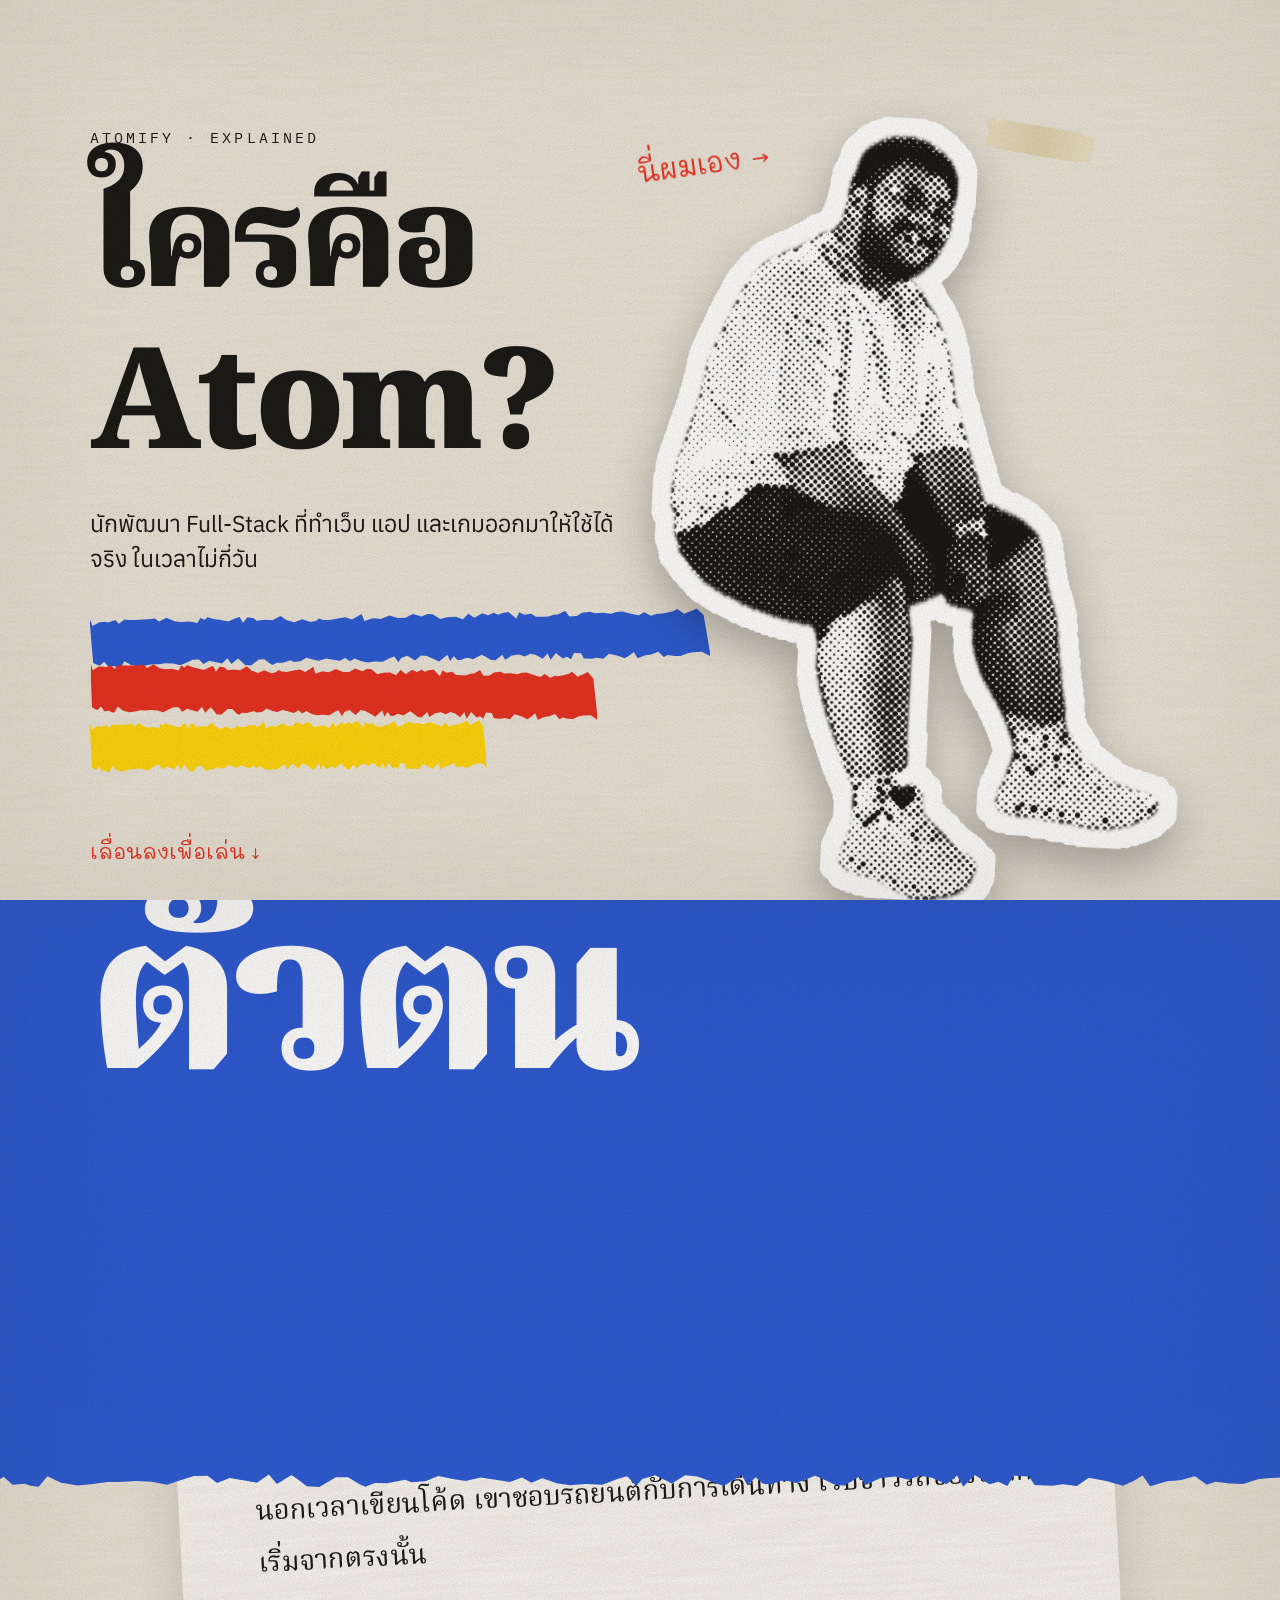
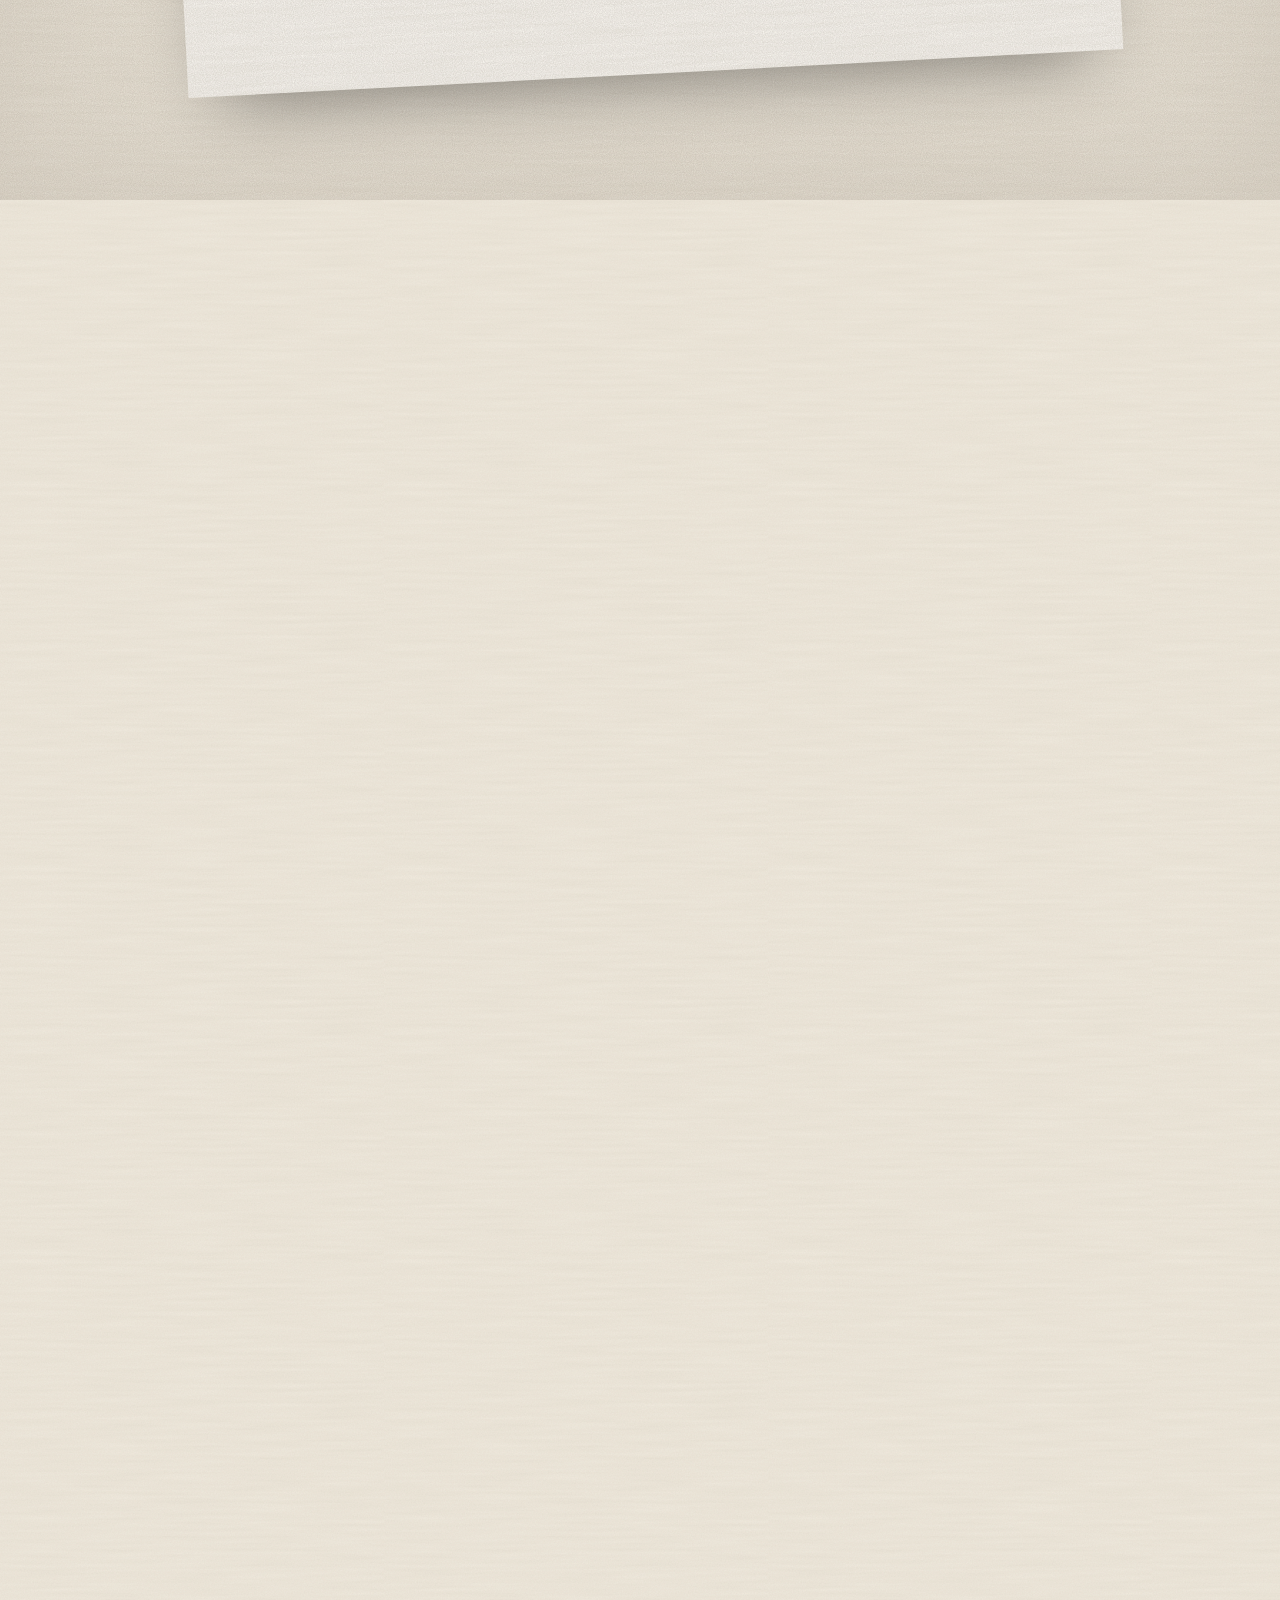
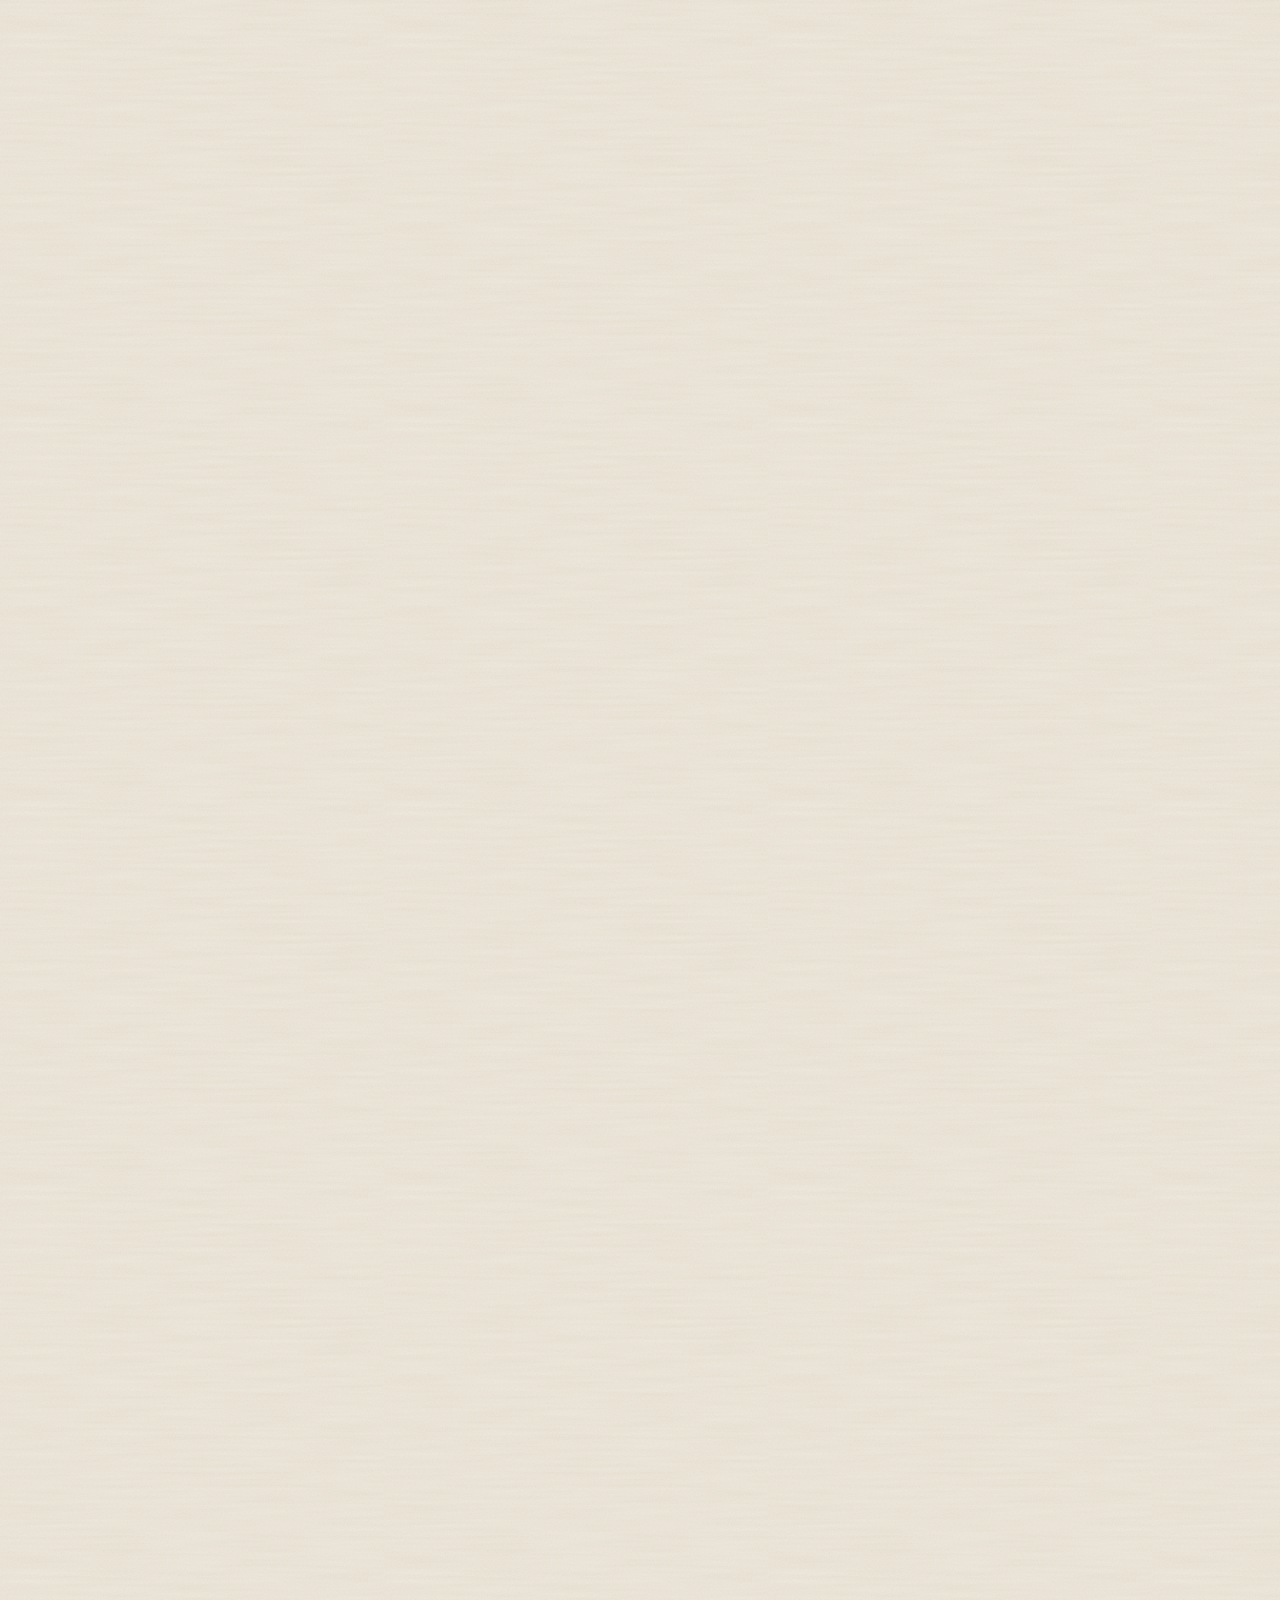
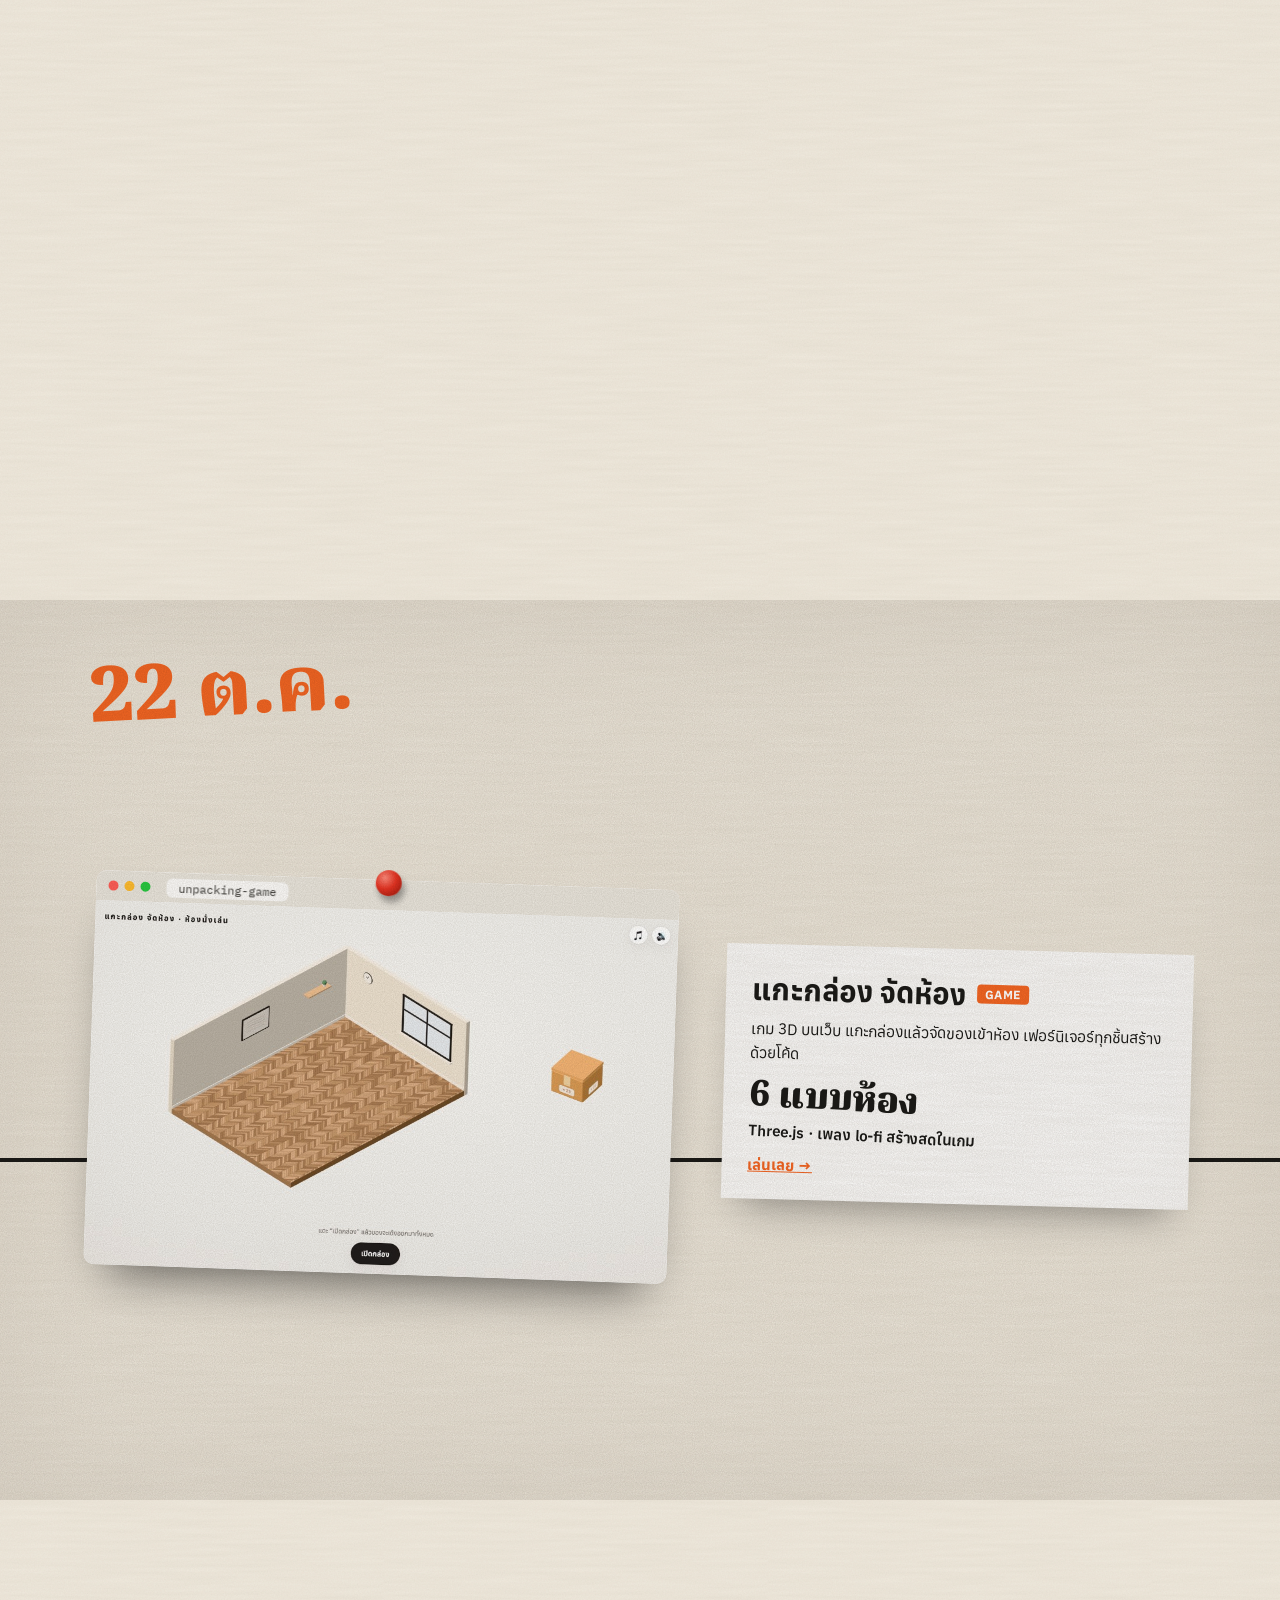
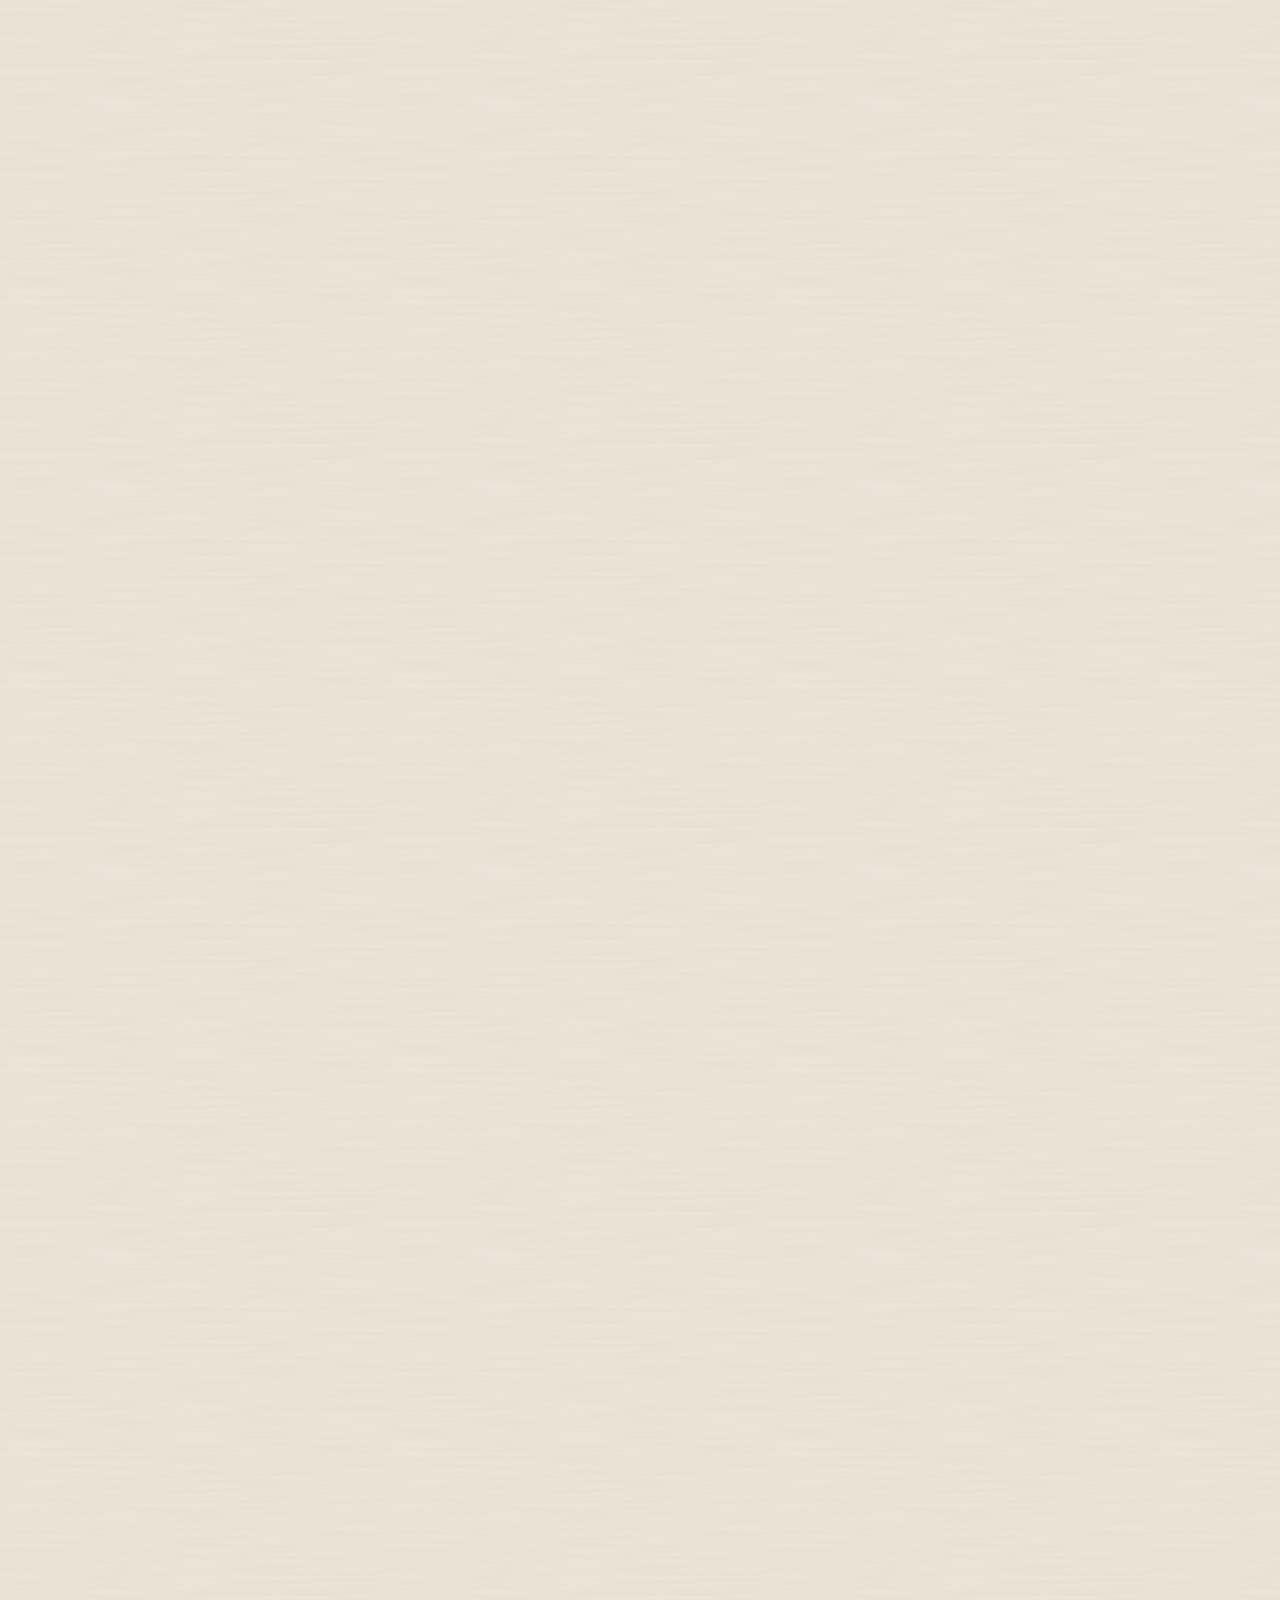
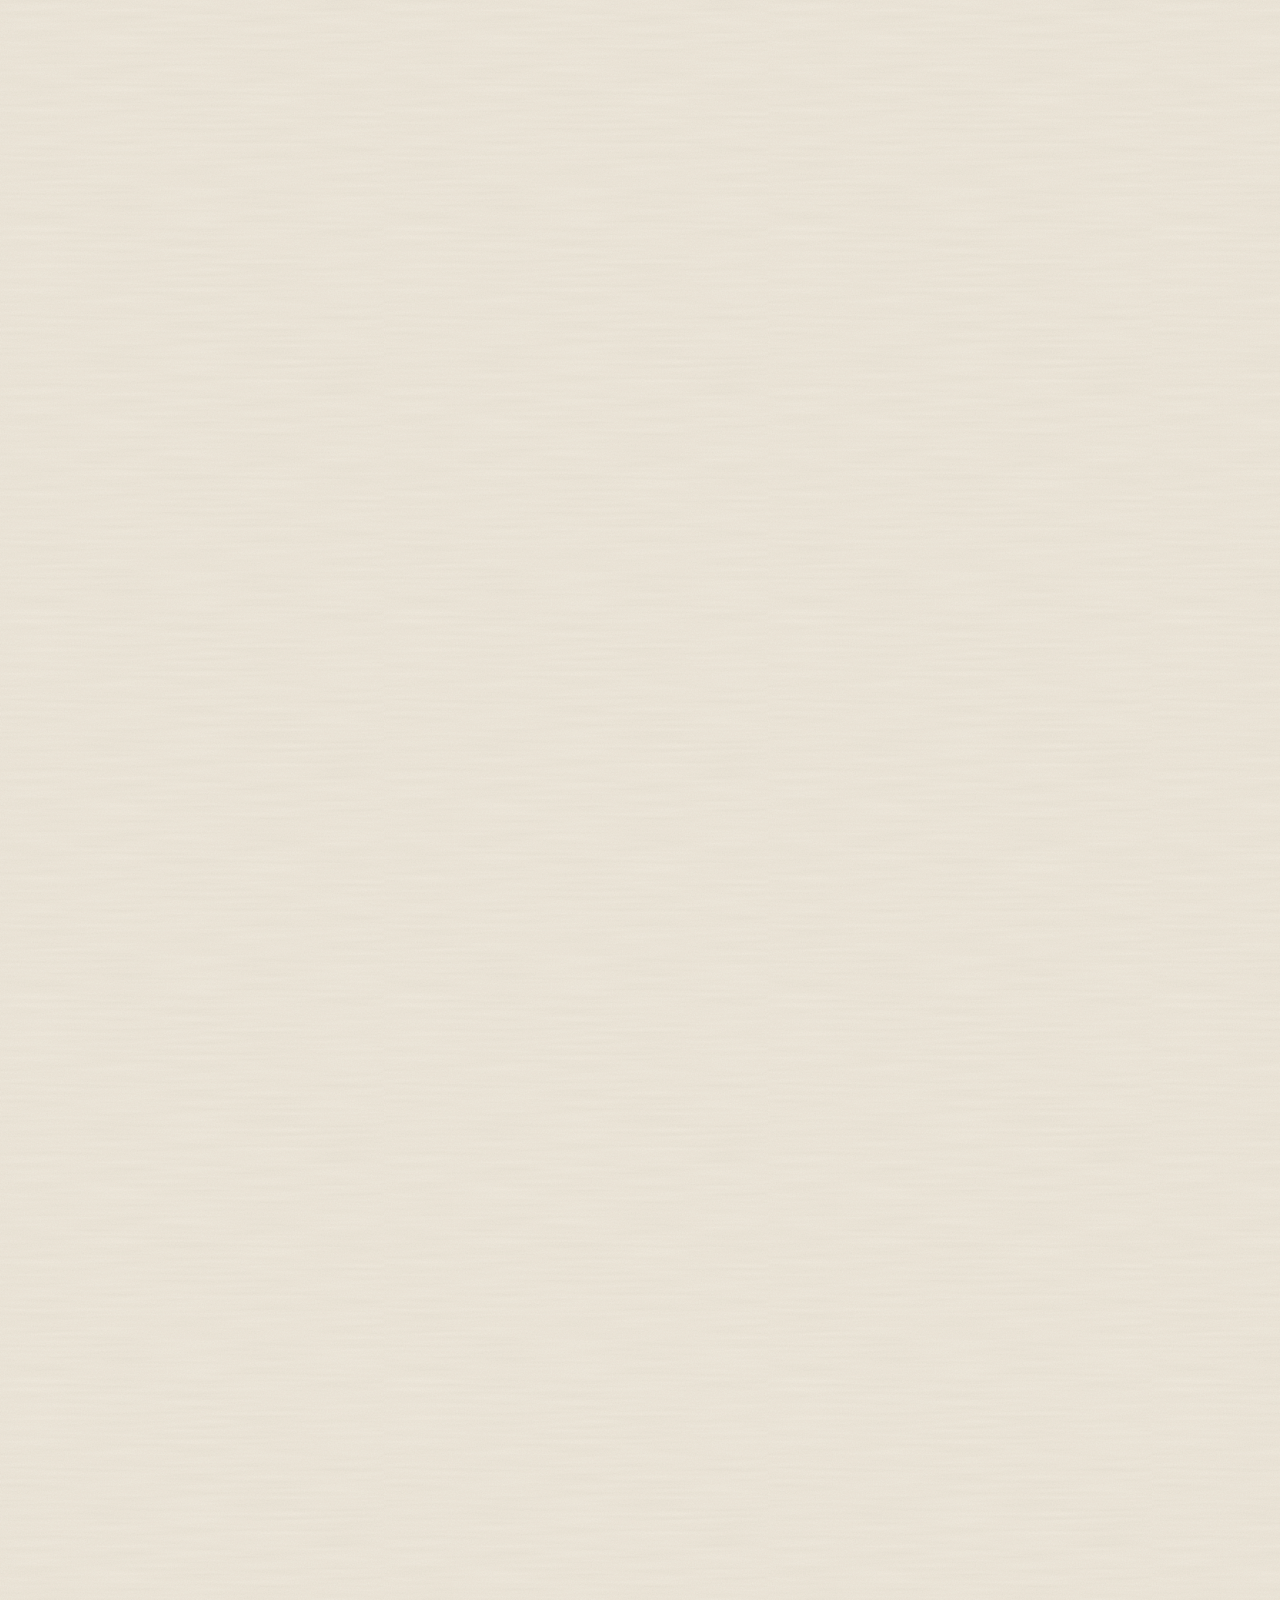
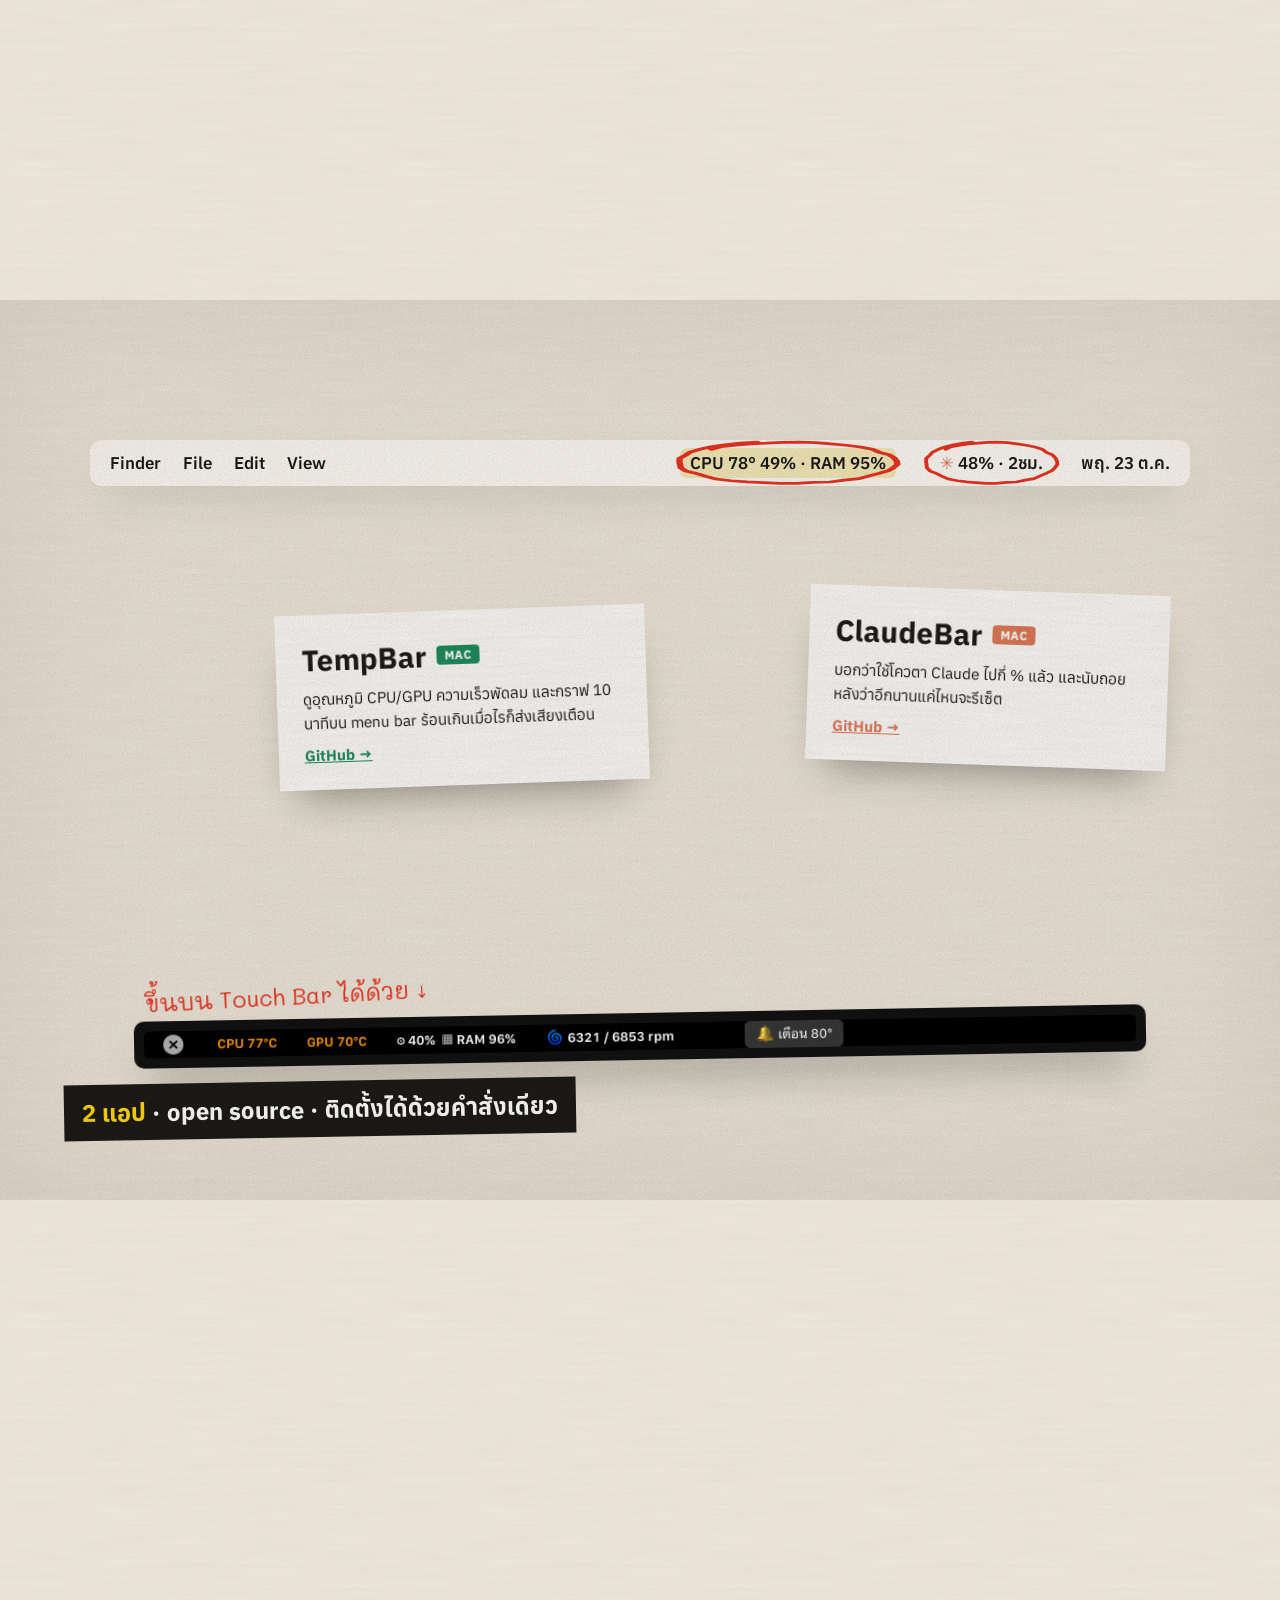
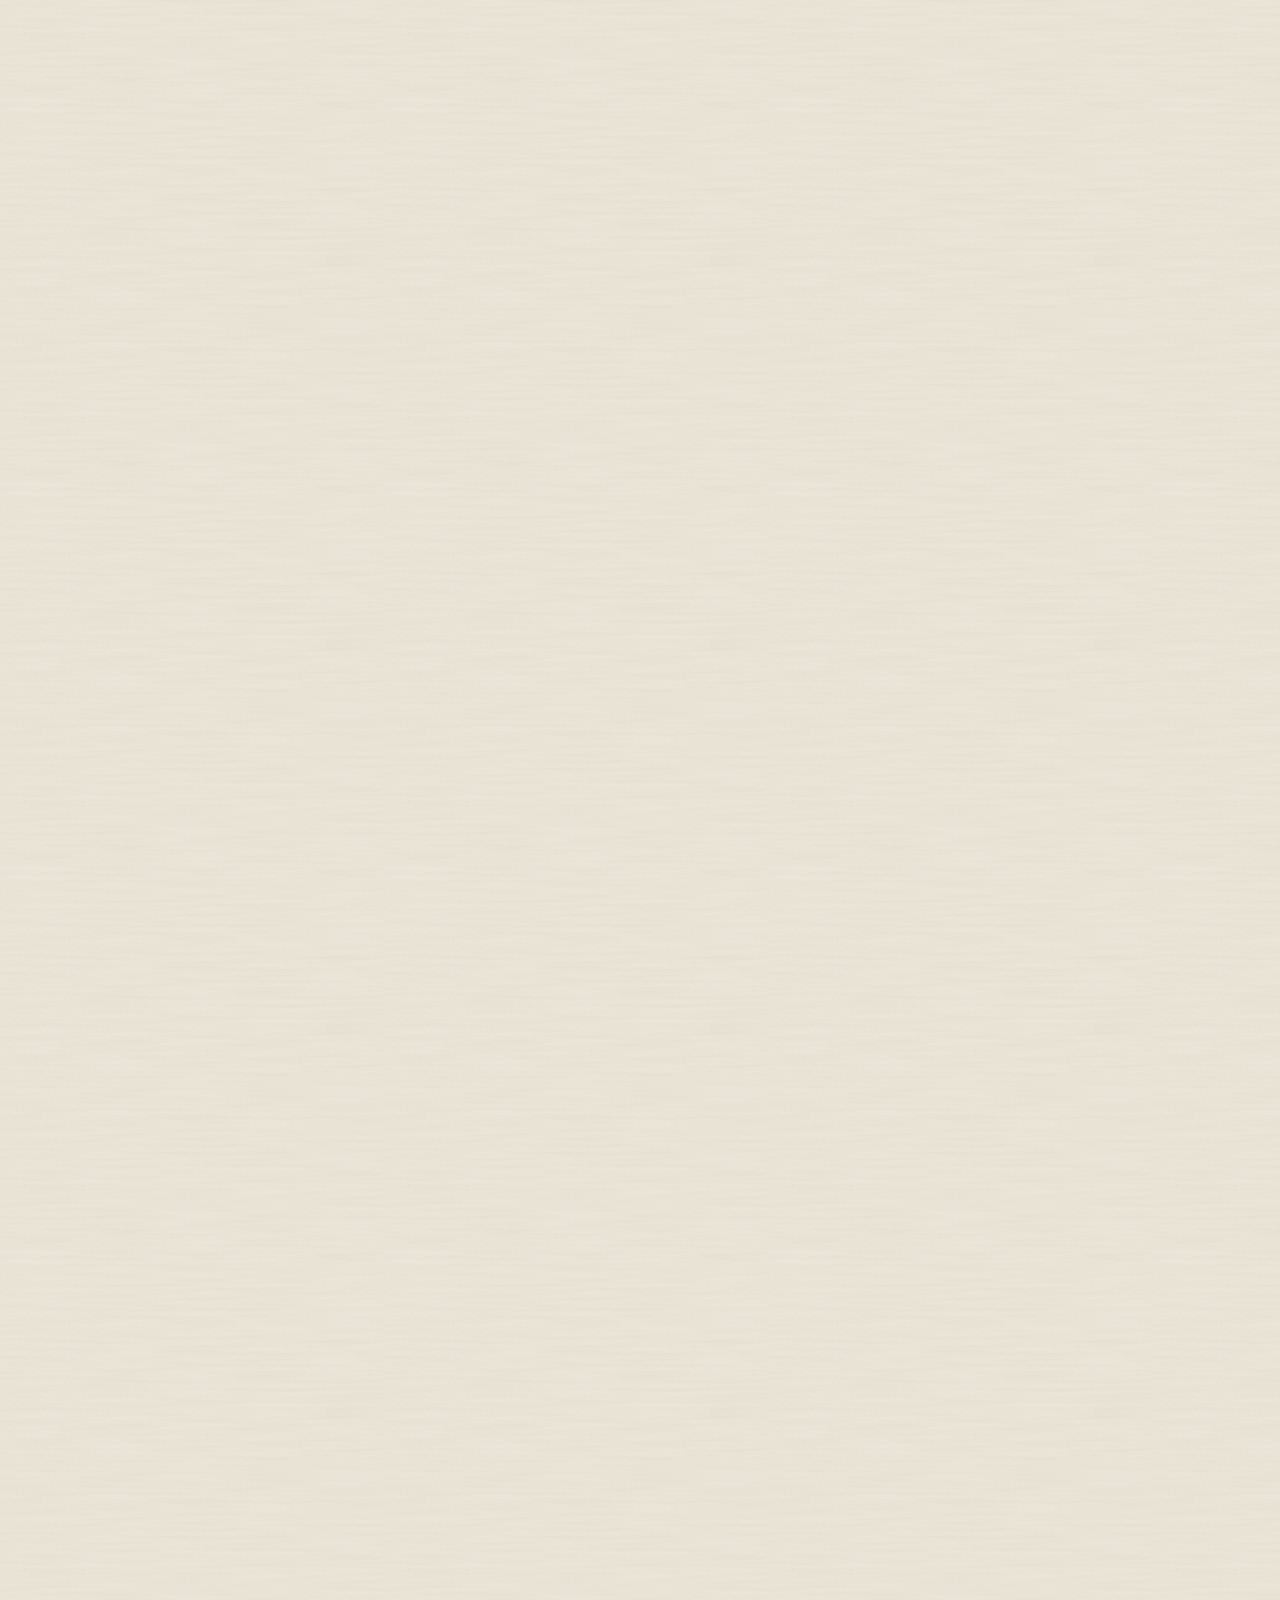
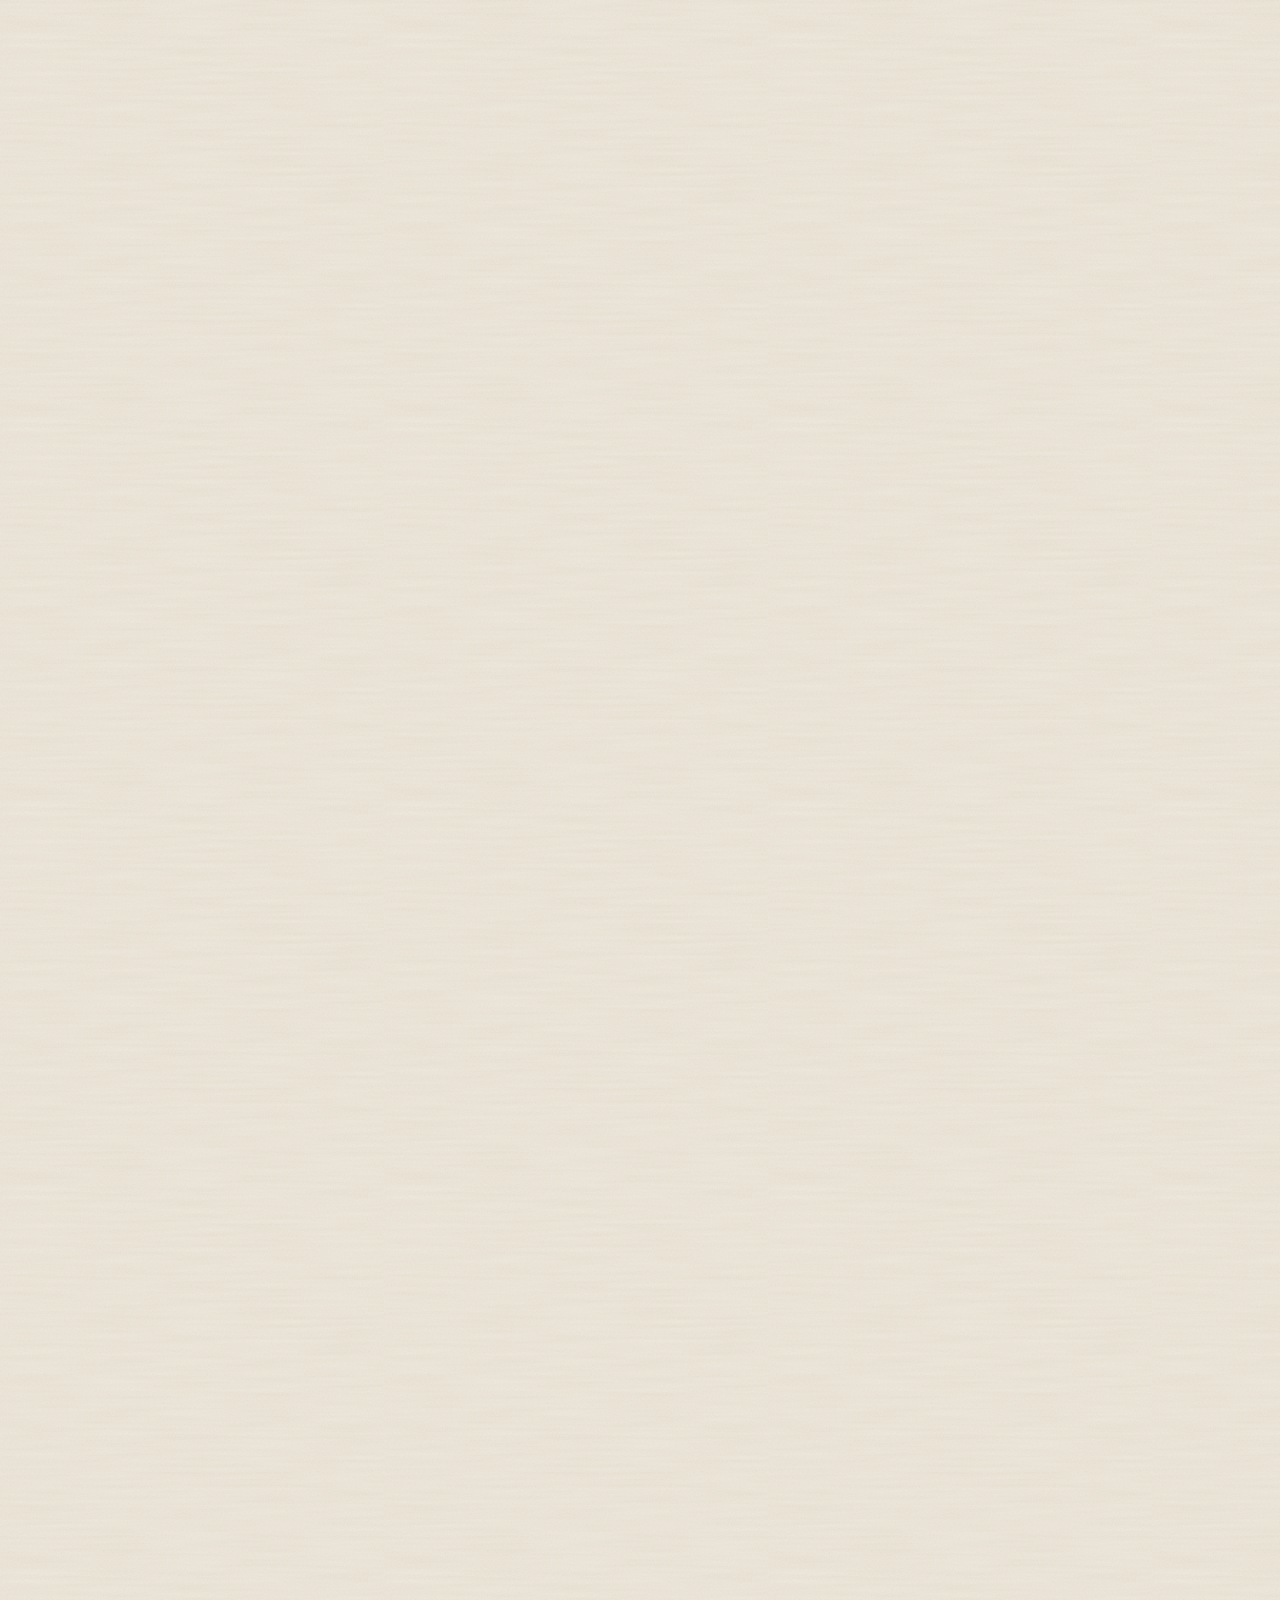
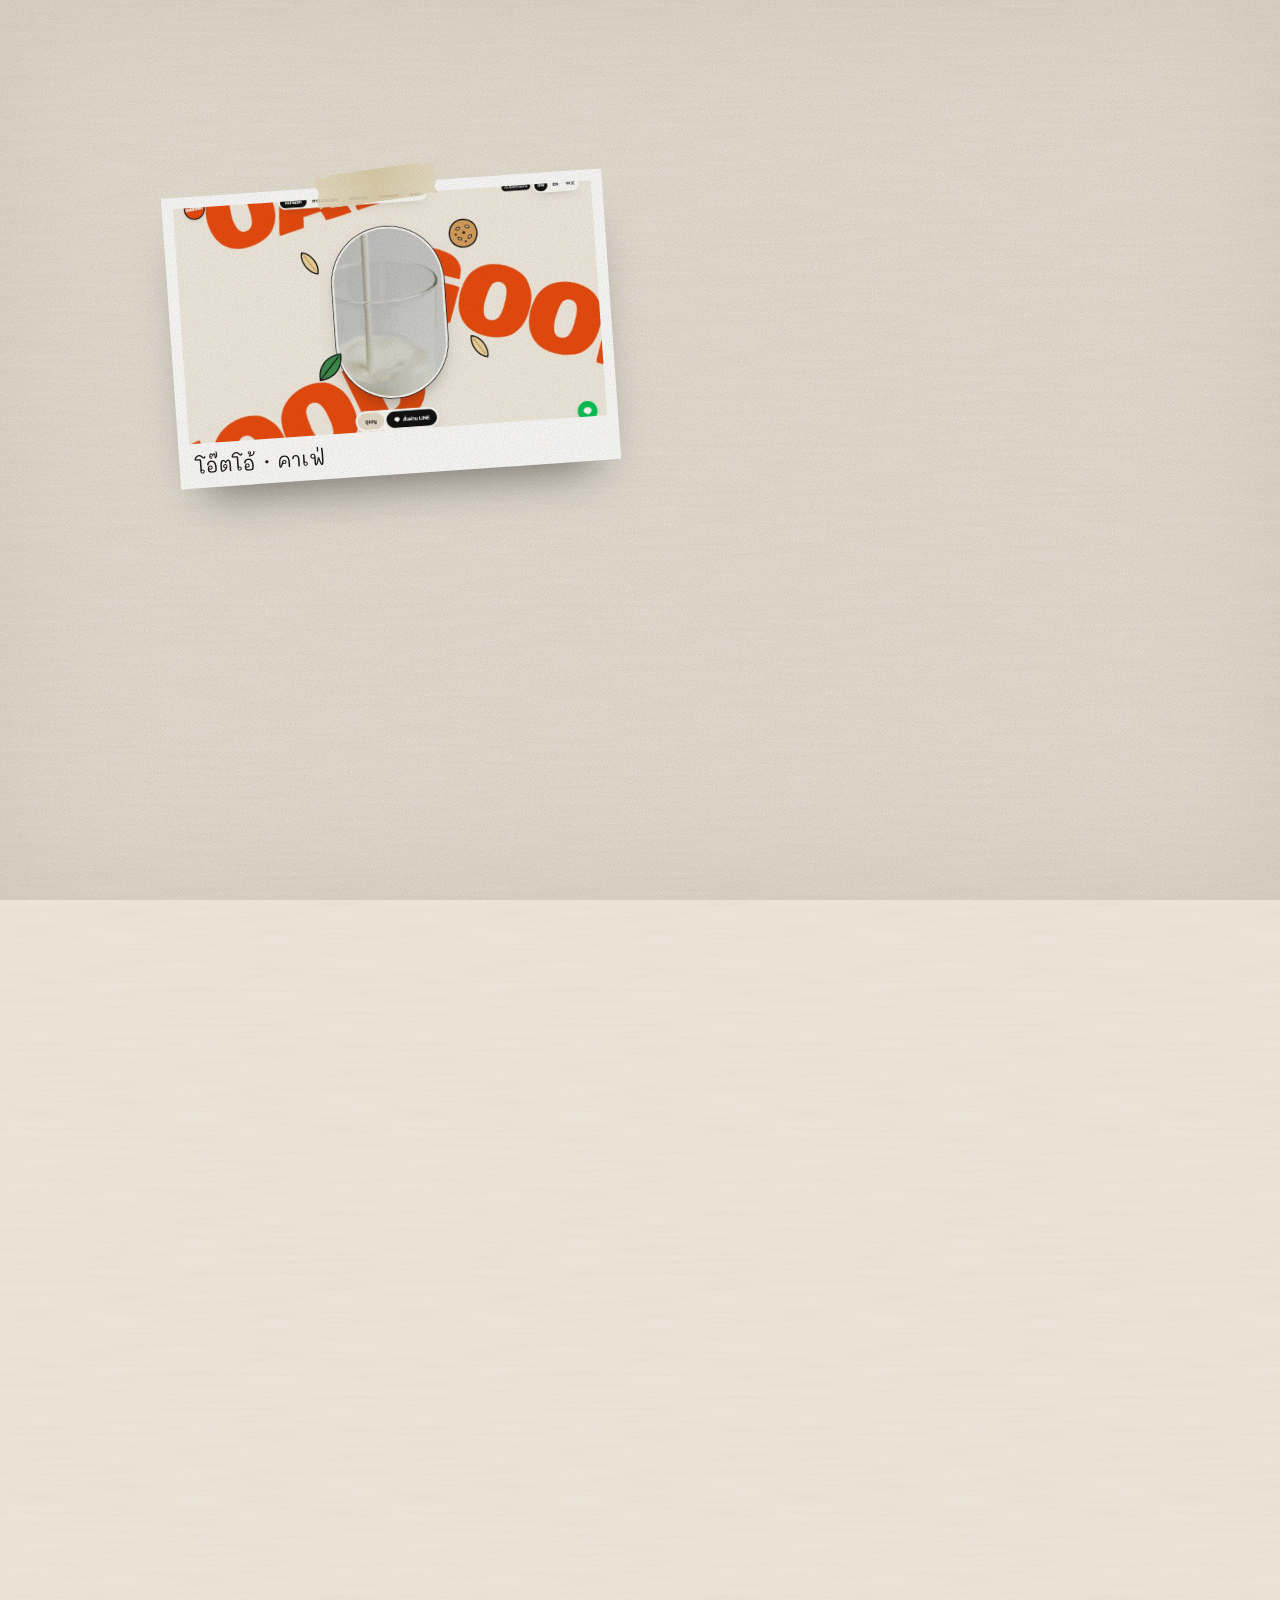
<file: _vox-v2.html>
<!doctype html>
<html lang="th">
<head>
<meta charset="utf-8">
<meta name="viewport" content="width=device-width, initial-scale=1">
<title>Atomify · ใครคือ Atom?</title>
<meta name="description" content="Atom (Phatthana Pomthong) นักพัฒนา Full-Stack ทำเว็บ แอป Mac และเกม 3D อธิบายแบบคลิป Vox ที่เล่นไปตามการเลื่อน">
<link rel="preconnect" href="https://fonts.googleapis.com">
<link rel="preconnect" href="https://fonts.gstatic.com" crossorigin>
<link href="https://fonts.googleapis.com/css2?family=Anuphan:wght@400;600;800&family=Noto+Serif+Thai:wght@400;700;900&family=Mali:wght@600&family=IBM+Plex+Mono:wght@500&display=swap" rel="stylesheet">
<style>
:root{
  --ink:#1b1a17; --paper:#efe9dd; --yellow:#ffd60a; --red:#e63322; --blue:#2f5bd3; --green:#1f8a5b; --orange:#f26522; --purple:#7a4bd1;
  --serif:"Noto Serif Thai",serif; --sans:"Anuphan",system-ui,sans-serif; --hand:"Mali",cursive; --mono:"IBM Plex Mono",monospace;
}
*{box-sizing:border-box;margin:0}
html{background:var(--paper)}
body{color:var(--ink);font-family:var(--sans);background:var(--paper) var(--paper-tex) 0 0/384px;overflow-x:clip}
a{color:inherit}
img{display:block;max-width:100%}

/* ---------- the clock: one --p per chapter, one --t per piece ---------- */
.ch{position:relative;height:calc(var(--len) * 100svh)}
.stage{position:sticky;top:0;height:100svh;overflow:hidden}
.stage::after{content:"";position:absolute;inset:0;z-index:50;pointer-events:none;mix-blend-mode:multiply;opacity:.35;
  background:var(--grain) var(--grain-x,0) var(--grain-y,0)/240px;box-shadow:inset 0 0 16vmin #3a2a1a40}
.k{--t:clamp(0, (var(--p) - var(--a, 0)) / (var(--b, 1) - var(--a, 0)), 1)}
.slap{--e:calc((1 - var(--t)) * (1 - var(--t)));opacity:clamp(0, var(--t) * 4, 1);
  transform:rotate(calc(var(--r, 0deg) + var(--e) * -6deg)) scale(calc(1 + var(--e) * .3))}
.drop{opacity:clamp(0, var(--t) * 4, 1);transform:translateY(calc((1 - var(--t)) * (1 - var(--t)) * -60vh)) rotate(var(--r, 0deg))}

/* ---------- assets as masks ---------- */
.torn{display:block;background:var(--c);height:clamp(34px,6vh,64px);rotate:var(--r,0deg);filter:url(#boil);
  -webkit-mask:var(--torn) 0 50%/100% 100% no-repeat;mask:var(--torn) 0 50%/100% 100% no-repeat}
mark{position:relative;background:none;color:inherit;white-space:nowrap;isolation:isolate}
mark::before{content:"";position:absolute;inset:-.08em -.22em -.02em;z-index:-1;background:var(--yellow);mix-blend-mode:multiply;
  -webkit-mask:var(--hl) 0 0/100% 100% no-repeat;mask:var(--hl) 0 0/100% 100% no-repeat;
  clip-path:inset(0 calc((1 - var(--t)) * 100%) 0 0)}
.circled{position:relative;white-space:nowrap;margin:0 .35em}
.circled::after{content:"";position:absolute;inset:-.45em -.7em -.35em;background:var(--red);filter:url(#boil);pointer-events:none;
  -webkit-mask:var(--circle) center/100% 100% no-repeat,conic-gradient(from 200deg,#000 calc(var(--t) * 360deg),transparent 0);
  -webkit-mask-composite:source-in;
  mask:var(--circle) center/100% 100% no-repeat,conic-gradient(from 200deg,#000 calc(var(--t) * 360deg),transparent 0);
  mask-composite:intersect}
.tape{position:absolute;width:var(--tw,110px);height:30px;left:var(--tx,35%);top:var(--ty,-14px);rotate:var(--tr,-4deg);z-index:3;
  background:linear-gradient(90deg,#e8dcbfd9,#ddcfa9e6 50%,#e9dec3d9);box-shadow:0 1px 2px #0002;
  clip-path:polygon(0 8%,4% 0,9% 10%,14% 2%,86% 0,91% 9%,96% 1%,100% 10%,98% 30%,100% 55%,97% 78%,100% 100%,92% 92%,86% 100%,12% 100%,7% 91%,2% 100%,0 75%,3% 50%,0 28%)}
.pin{position:absolute;width:26px;height:26px;border-radius:50%;z-index:4;
  background:radial-gradient(circle at 35% 30%,#ff8a7a,var(--red) 45%,#8f1408);box-shadow:3px 6px 6px #0005}
.hand{font-family:var(--hand);color:var(--red)}
.cutout{filter:drop-shadow(0 18px 22px #0004)}

/* ---------- title card ---------- */
.title .stage{display:grid;align-content:center;padding:0 7vw}
.kicker{font-family:var(--mono);letter-spacing:.2em;font-size:clamp(12px,1.2vw,16px);text-transform:uppercase}
.title h1{font-family:var(--serif);font-weight:900;font-size:clamp(64px,11vw,190px);line-height:1.15;letter-spacing:-.03em;margin:.15em 0 .1em}
.title .lede{font-size:clamp(18px,1.8vw,26px);max-width:24em;line-height:1.5;margin-bottom:4vh}
.title .bars{display:grid;width:min(56vw,620px)}
.title .bars .torn{animation:tear .7s cubic-bezier(.65,0,.35,1) var(--d) both}
@keyframes tear{from{clip-path:inset(0 100% 0 0)}to{clip-path:inset(0 0 0 0)}}
.title .me{position:absolute;right:6vw;bottom:0;height:88svh;width:auto;max-width:44vw;object-fit:contain;object-position:bottom;rotate:3deg;
  animation:pop .8s cubic-bezier(.22,1,.36,1) .45s both}
.title .me-tape{--tx:auto;--ty:14svh;right:calc(6vw + 12svh);--tr:10deg;animation:pop .6s cubic-bezier(.22,1,.36,1) .9s both}
.title .me-note{position:absolute;right:calc(6vw + 48svh);top:16svh;font-size:clamp(20px,2.2vw,32px);rotate:-8deg;animation:pop .6s cubic-bezier(.22,1,.36,1) 1.2s both}
@keyframes pop{from{opacity:0;transform:scale(1.25) rotate(-5deg)}}
.cue{position:absolute;bottom:4vh;left:7vw;font-family:var(--hand);color:var(--red);font-size:20px;animation:bob 1.6s ease-in-out infinite}
@keyframes bob{50%{translate:0 8px}}

/* ---------- chapter card that tears away ---------- */
.chapter{position:absolute;inset:0;z-index:40;background:var(--c);color:var(--on,#fff);display:grid;align-content:center;padding:0 7vw;
  transform:translateY(calc(var(--t) * -118%))}
.chapter .no{font-family:var(--mono);letter-spacing:.2em;font-size:clamp(14px,1.4vw,20px)}
.chapter .name{font-family:var(--serif);font-weight:900;font-size:clamp(88px,17vw,280px);line-height:1.3;letter-spacing:-.03em}
.chapter .edge{position:absolute;left:-2%;right:-2%;top:calc(100% - 5vh);height:10vh;background:var(--c);filter:url(#boil);
  -webkit-mask:var(--torn) 0 50%/100% 100% no-repeat;mask:var(--torn) 0 50%/100% 100% no-repeat}

/* ---------- camera ---------- */
.cam{transform-origin:50% 50%}
.cam-center{position:absolute;inset:0;display:grid;place-items:center}
.chyron{position:absolute;left:5vw;bottom:7vh;z-index:30;background:var(--ink);color:#fff;padding:12px 18px;font-weight:800;font-size:clamp(16px,2vw,24px);--r:-1deg}
.chyron b{color:var(--yellow)}

/* ---------- ch1: the highlighted document ---------- */
.doc{width:min(780px,88vw);background:#fffdf8 var(--paper-tex) 0 0/384px;padding:clamp(28px,5vw,64px);box-shadow:0 30px 60px -30px #0007;rotate:-1deg;position:relative}
.doc .tape{--tx:40%}
.doc h2{font-family:var(--mono);font-size:13px;letter-spacing:.18em;text-transform:uppercase;border-bottom:2px solid var(--ink);padding-bottom:10px;margin-bottom:22px;display:flex;justify-content:space-between}
.doc p{font-family:var(--serif);font-size:clamp(17px,1.9vw,23px);line-height:1.85;margin-bottom:1em}
.doc .mug{position:absolute;right:-12%;top:-26%;width:clamp(110px,14vw,190px);rotate:6deg;padding:8px 8px 30px;background:#fff;box-shadow:0 20px 30px -16px #0007}
.doc .mug img{aspect-ratio:1;object-fit:cover;object-position:50% 30%;filter:grayscale(1) contrast(1.15) brightness(1.15)}
.doc .mug .pin{left:calc(50% - 13px);top:-10px}
.doc .note{position:absolute;right:-8%;top:52%;font-size:clamp(18px,2vw,26px);rotate:-7deg;white-space:nowrap}

/* ---------- ch2: timeline that pans ---------- */
.track{position:absolute;top:0;left:0;height:100%;width:200vw;display:grid;grid-template-columns:repeat(2,100vw)}
.track .line{position:absolute;left:0;right:0;top:62%;height:4px;background:var(--ink)}
.panel{position:relative;display:grid;grid-template-columns:1.25fr 1fr;align-items:center;gap:4vw;padding:6vh 7vw 0}
.panel .date{position:absolute;left:7vw;top:5vh;font-family:var(--serif);font-weight:900;font-size:clamp(44px,6vw,96px);color:var(--c);--r:-3deg;line-height:1.3}
.browser{background:#fff;border-radius:10px;overflow:hidden;box-shadow:0 30px 50px -24px #0009;position:relative;--r:-2deg}
.browser .bar{height:30px;display:flex;align-items:center;gap:6px;padding:0 12px;background:#e9e5dc;font-family:var(--mono);font-size:12px}
.browser .bar i{width:10px;height:10px;border-radius:50%;background:#d8d2c5}
.browser .bar i:nth-child(1){background:#ff5f57}.browser .bar i:nth-child(2){background:#febc2e}.browser .bar i:nth-child(3){background:#28c840}
.browser .bar span{margin-left:10px;background:#fff;border-radius:6px;padding:2px 12px;opacity:.8}
.browser img{width:100%;aspect-ratio:1000/625;object-fit:cover}
.browser + .tape,.browser .tape{--tx:40%}
.card{background:#fff var(--paper-tex) 0 0/384px;padding:clamp(16px,2vw,26px);box-shadow:0 24px 40px -20px #0006;--r:1.5deg;position:relative}
.card h3{font-weight:800;font-size:clamp(22px,2.3vw,34px);display:flex;align-items:center;gap:10px;flex-wrap:wrap}
.card h3 small{background:var(--c);color:#fff;font-size:12px;padding:2px 8px;border-radius:4px;letter-spacing:.04em}
.card p{font-size:clamp(14px,1.2vw,18px);line-height:1.6;margin-top:8px}
.card .stat{margin-top:14px;font-family:var(--serif);font-weight:900;font-size:clamp(26px,2.8vw,42px);line-height:1.3}
.card .stat span{font-family:var(--sans);font-weight:600;font-size:.42em;display:block}
.card a{font-weight:800;font-size:15px;display:inline-block;margin-top:10px;color:var(--c)}

/* ---------- ch3: the menu bar ---------- */
.desk{position:relative;width:min(1100px,92vw);height:min(620px,74svh)}
.macbar{position:absolute;left:0;right:0;top:0;height:46px;border-radius:12px;background:#fbf8f2e6;box-shadow:0 18px 40px -20px #0008;
  display:flex;align-items:center;gap:22px;padding:0 20px;font-size:17px;font-weight:600;white-space:nowrap}
.macbar .sp{flex:1}
.macbar .item{position:relative;padding:4px 10px;border-radius:7px}
.macbar .item.circled::after{inset:-.6em -.5em -.55em}
.macbar .tb{background:#f1e6b5}
.macbar .cb b{color:#d97757}
.dropwrap{opacity:calc(1 - var(--t))}
.dropdown{position:absolute;top:60px;left:56%;width:min(300px,30vw);box-shadow:0 30px 50px -20px #0009;border-radius:12px;overflow:hidden;--r:1deg;transform-origin:top center}
.desk .card{position:absolute}
.desk .card.tbcard{left:17%;top:170px;width:min(370px,34vw);--c:var(--green);--r:-2deg}
.desk .card.cbcard{right:2%;top:150px;width:min(360px,34vw);--c:#d97757;--r:2deg}
.touchbar{position:absolute;left:4%;right:4%;bottom:0;background:#111;border-radius:10px;padding:10px;box-shadow:0 24px 40px -18px #000a;--r:-1deg}
.touchbar img{width:100%;height:auto;border-radius:5px}
.touchbar figcaption{position:absolute;top:-38px;left:12px;font-size:clamp(18px,1.8vw,24px);rotate:-2deg}

/* ---------- ch4: client demos ---------- */
.board{position:absolute;inset:0;display:grid;grid-template-columns:repeat(2,minmax(0,min(31vw,450px)));place-content:center;gap:5vh 4vw;padding-top:9vh}
.polaroid{background:#fff;padding:10px 10px 40px;box-shadow:0 26px 44px -22px #0008;position:relative}
.polaroid img{aspect-ratio:16/9;object-fit:cover;width:100%}
.polaroid figcaption{position:absolute;bottom:9px;left:14px;font-family:var(--hand);font-size:clamp(14px,1.4vw,19px)}
.polaroid:nth-child(1){--r:-3deg}.polaroid:nth-child(2){--r:2.5deg}.polaroid:nth-child(3){--r:2deg}.polaroid:nth-child(4){--r:-2deg}
.board-note{position:absolute;left:6vw;top:4vh;font-size:clamp(20px,2.2vw,30px);rotate:-2deg;line-height:1.3;z-index:6}
.stamp{position:absolute;right:5vw;bottom:7vh;z-index:6;border:5px solid var(--red);color:var(--red);font-family:var(--serif);font-weight:900;
  font-size:clamp(22px,2.6vw,38px);padding:6px 18px;--r:-10deg;mix-blend-mode:multiply;filter:url(#boil);line-height:1.4}

/* ---------- ch5: toolbox stickers ---------- */
.tools{position:absolute;inset:0;display:grid;align-content:center;justify-items:center;gap:5vh;padding:0 6vw;text-align:center}
.tools h2{font-family:var(--serif);font-weight:900;font-size:clamp(34px,5vw,80px);line-height:1.3}
.stickers{display:flex;flex-wrap:wrap;justify-content:center;gap:18px 22px;max-width:1100px}
.sticker{background:var(--c);color:var(--on,#fff);font-weight:800;font-size:clamp(18px,2.1vw,32px);padding:.35em .8em;border-radius:14px;
  box-shadow:0 0 0 5px #fff,0 16px 24px -12px #0007}

/* ---------- end card ---------- */
.end .stage{display:grid;align-content:center;justify-items:center;text-align:center;padding:0 6vw;gap:4vh}
.end h2{font-family:var(--serif);font-weight:900;font-size:clamp(40px,6.5vw,104px);line-height:1.25;letter-spacing:-.02em}
.end .mini{position:absolute;left:4vw;bottom:0;height:42svh;width:auto;rotate:-4deg}
.doors{display:flex;flex-wrap:wrap;justify-content:center;gap:3vw}
.door{position:relative;isolation:isolate;padding:22px 34px;font-weight:800;font-size:clamp(17px,1.6vw,22px);color:#fff;text-decoration:none}
.door::before{content:"";position:absolute;inset:0 -3%;z-index:-1;background:var(--c);filter:url(#boil);transition:inset .35s cubic-bezier(.22,1,.36,1);
  -webkit-mask:var(--torn) 0 50%/100% 100% no-repeat;mask:var(--torn) 0 50%/100% 100% no-repeat}
.door:hover::before{inset:-10% -9%}
.door:nth-child(1){--r:-2deg}.door:nth-child(2){--r:1.5deg}.door:nth-child(3){--r:-1deg}
.end .foot{font-family:var(--mono);font-size:13px;letter-spacing:.08em;opacity:.7}

/* ---------- phones ---------- */
@media (max-width:760px){
  .title .stage{align-content:start;padding-top:12vh}
  .title .me{height:46svh;max-width:70vw;right:2vw}
  .title .me-tape{display:none}
  .title .me-note{right:auto;left:7vw;top:auto;bottom:22svh}
  .doc .mug{right:-2%;top:-9%;width:96px}
  .doc .note{right:4%;top:auto;bottom:-6%}
  .panel{grid-template-columns:1fr;align-content:center;gap:4vh;padding:12vh 6vw 0}
  .panel .date{top:4vh}
  .track .line{top:46%}
  .card p{display:-webkit-box;-webkit-line-clamp:3;-webkit-box-orient:vertical;overflow:hidden}
  .macbar{font-size:13px;gap:10px;padding:0 10px;height:40px}
  .macbar .menu{display:none}
  .dropdown{left:auto;right:6%;width:52vw}
  .desk .card.tbcard,.desk .card.cbcard{width:auto;left:4%;right:4%;top:330px}
  .phonefade{opacity:calc(1 - var(--t))}
  .board{grid-template-columns:repeat(2,minmax(0,1fr));gap:2vh 3vw;padding:0 4vw}
  .board-note{top:8vh;max-width:11em;left:4vw}
  .end .mini{height:26svh;opacity:.9}
  .chyron{left:4vw;right:4vw}
}

/* ---------- reduced motion: everything visible, nothing moves ---------- */
@media (prefers-reduced-motion:reduce){
  .ch{height:auto;--p:1 !important}
  .stage{position:relative;height:auto;min-height:100svh;padding:10vh 0}
  .chapter{display:none}
  .cam{transform:none !important}
  .cam-center,.board,.tools{position:relative;inset:auto}
  .track{position:relative;width:auto;grid-template-columns:1fr}
  .track .line{display:none}
  .panel{min-height:80svh}
  .title .bars .torn,.title .me,.title .me-tape,.title .me-note,.cue{animation:none}
}
</style>
</head>
<body>

<svg width="0" height="0" style="position:absolute" aria-hidden="true">
  <filter id="boil"><feTurbulence id="boil-noise" type="fractalNoise" baseFrequency=".035" numOctaves="2" seed="1"/><feDisplacementMap in="SourceGraphic" scale="4"/></filter>
</svg>

<!-- TITLE -->
<section class="ch title" style="--len:1;--p:0">
  <div class="stage">
    <p class="kicker">Atomify · Explained</p>
    <h1>ใครคือ<br>Atom?</h1>
    <p class="lede">นักพัฒนา Full-Stack ที่ทำเว็บ แอป และเกมออกมาให้ใช้ได้จริง ในเวลาไม่กี่วัน</p>
    <div class="bars">
      <i class="torn" style="--c:var(--blue);--r:-1deg;--d:.2s"></i>
      <i class="torn" style="--c:var(--red);--r:1deg;--d:.35s;width:82%"></i>
      <i class="torn" style="--c:var(--yellow);--r:-.5deg;--d:.5s;width:64%"></i>
    </div>
    <img class="me cutout" src="images/atom-halftone.png" alt="Atom นั่งยิ้มบนม้านั่ง ภาพพิมพ์แบบ halftone">
    <i class="tape me-tape"></i>
    <p class="me-note hand">นี่ผมเอง →</p>
    <p class="cue">เลื่อนลงเพื่อเล่น ↓</p>
  </div>
</section>

<!-- CH1: the dossier -->
<section class="ch" style="--len:5;--p:0">
  <div class="stage">
    <div class="chapter k" style="--a:.04;--b:.12;--c:var(--blue)">
      <p class="no">บทที่ 01</p><p class="name">ตัวตน</p><i class="edge"></i>
    </div>
    <div class="cam-center">
      <div class="cam" data-cam='[[0.1,0,4,1.2,-2],[0.2,14,12,1.6,-1],[0.4,14,12,1.6,-1],[0.5,-2,0,1.5,1],[0.68,-2,0,1.5,1],[0.78,8,-18,1.55,0],[0.86,8,-18,1.55,0],[0.96,0,0,1,0]]'>
        <article class="doc">
          <i class="tape"></i>
          <figure class="mug drop k" style="--a:.14;--b:.22;--r:6deg"><img src="images/profile-900.jpg" alt="รูป Atom"><i class="pin"></i></figure>
          <h2><span>แฟ้มประวัติ · ATOM</span><span>ต.ค. 2569</span></h2>
          <p>Phatthana Pomthong หรือ Atom เป็น<mark class="k" style="--a:.2;--b:.3">นักพัฒนา Full-Stack</mark>
            ทำได้ตั้งแต่หน้าเว็บ ระบบหลังบ้าน แอป Mac ไปจนถึงเกม 3D บนเว็บ</p>
          <p>แค่เดือนตุลาคมเดือนเดียว เขาปล่อย<mark class="k" style="--a:.48;--b:.58">ผลงานที่ใช้ได้จริง</mark>ออกมาแล้ว
            <b class="circled k" style="--a:.56;--b:.66">8</b> ชิ้น</p>
          <p>นอกเวลาเขียนโค้ด เขาชอบ<mark class="k" style="--a:.76;--b:.81">รถยนต์</mark>กับ<mark class="k" style="--a:.81;--b:.86">การเดินทาง</mark>
            เว็บข่าวรถของเขาก็เริ่มจากตรงนั้น</p>
          <p class="note hand slap k" style="--a:.62;--b:.7;--r:-7deg">← ทุกชิ้นออนไลน์อยู่!</p>
        </article>
      </div>
    </div>
    <p class="chyron slap k" style="--a:.88;--b:.94"><b>Atom</b> · Full-Stack Developer · รับงานผ่าน Fastwork</p>
  </div>
</section>

<!-- CH2: web timeline -->
<section class="ch" style="--len:5;--p:0">
  <div class="stage">
    <div class="chapter k" style="--a:.03;--b:.1;--c:var(--red)">
      <p class="no">บทที่ 02</p><p class="name">เว็บ</p><i class="edge"></i>
    </div>
    <div class="track cam" data-pan data-cam='[[0.1,0,0,1,0],[0.46,0,0,1,0],[0.56,-50,0,1,0]]'>
      <i class="line"></i>
      <div class="panel" style="--c:var(--blue)">
        <p class="date slap k" style="--a:.12;--b:.18">12 ต.ค.</p>
        <div class="slap k" style="--a:.16;--b:.25;--r:-2deg;position:relative">
          <div class="browser"><div class="bar"><i></i><i></i><i></i><span>gearwang.com</span></div><img src="images/work/gearwang.jpg" alt="หน้าแรกเว็บข่าวรถเกียร์ว่าง"></div>
          <i class="tape"></i>
        </div>
        <div class="card slap k" style="--a:.24;--b:.32"><h3>เกียร์ว่าง <small>WEB</small></h3>
          <p>เว็บข่าวรถภาษาไทย AI สรุปข่าวจากหลายแหล่ง แล้วลงเว็บให้เองอัตโนมัติ</p>
          <p class="stat slap k" style="--a:.3;--b:.36">4 รอบ/วัน<span>ดึงข่าวใหม่เอง · Next.js + Supabase</span></p>
          <a href="https://www.gearwang.com" target="_blank" rel="noopener">เปิดเว็บ →</a></div>
      </div>
      <div class="panel" style="--c:var(--orange)">
        <p class="date slap k" style="--a:.56;--b:.62">22 ต.ค.</p>
        <div class="slap k" style="--a:.6;--b:.69;--r:2deg;position:relative">
          <div class="browser"><div class="bar"><i></i><i></i><i></i><span>unpacking-game</span></div><img src="images/work/unpacking.jpg" alt="เกมแกะกล่องจัดห้อง ห้องเปล่ากับกล่องพัสดุ"></div>
          <i class="pin" style="left:calc(50% - 13px);top:-10px"></i>
        </div>
        <div class="card slap k" style="--a:.68;--b:.76"><h3>แกะกล่อง จัดห้อง <small>GAME</small></h3>
          <p>เกม 3D บนเว็บ แกะกล่องแล้วจัดของเข้าห้อง เฟอร์นิเจอร์ทุกชิ้นสร้างด้วยโค้ด</p>
          <p class="stat slap k" style="--a:.74;--b:.8">6 แบบห้อง<span>Three.js · เพลง lo-fi สร้างสดในเกม</span></p>
          <a href="https://unpacking-game.phatthanapomthong.workers.dev" target="_blank" rel="noopener">เล่นเลย →</a></div>
      </div>
    </div>
  </div>
</section>

<!-- CH3: Mac apps in the menu bar -->
<section class="ch" style="--len:5;--p:0">
  <div class="stage">
    <div class="chapter k" style="--a:.03;--b:.1;--c:var(--green)">
      <p class="no">บทที่ 03</p><p class="name">แอป</p><i class="edge"></i>
    </div>
    <div class="cam-center">
      <div class="cam" data-cam='[[0.1,-30,70,1.6,0],[0.18,-30,70,1.6,0],[0.27,6,8,1.3,0],[0.44,6,8,1.3,0],[0.54,-29,8,1.3,0],[0.7,-29,8,1.3,0],[0.8,0,0,1,0]]' data-cam-phone='[[0.1,0,0,1,0]]'>
        <div class="desk">
          <div class="macbar slap k" style="--a:.1;--b:.16">
            <span class="menu">Finder</span><span class="menu">File</span><span class="menu">Edit</span><span class="menu">View</span>
            <span class="sp"></span>
            <span class="item tb circled k" style="--a:.2;--b:.28">CPU 78° 49% · RAM 95%</span>
            <span class="item cb circled k" style="--a:.5;--b:.58"><b>✳</b> 48% · 2ชม.</span>
            <span class="menu">พฤ. 23 ต.ค.</span>
          </div>
          <div class="dropwrap k" style="--a:.46;--b:.52"><img class="dropdown slap k" style="--a:.28;--b:.36" src="images/work/tempbar-menu.jpg" alt="เมนู TempBar โชว์อุณหภูมิ CPU GPU พัดลม และกราฟย้อนหลัง"></div>
          <div class="phonefade k" style="--a:.46;--b:.52"><div class="card tbcard slap k" style="--a:.34;--b:.42"><h3>TempBar <small>MAC</small></h3>
            <p>ดูอุณหภูมิ CPU/GPU ความเร็วพัดลม และกราฟ 10 นาทีบน menu bar ร้อนเกินเมื่อไรก็ส่งเสียงเตือน</p>
            <a href="https://github.com/Atomphat/tempbar" target="_blank" rel="noopener">GitHub →</a></div></div>
          <div class="card cbcard slap k" style="--a:.58;--b:.66"><h3>ClaudeBar <small>MAC</small></h3>
            <p>บอกว่าใช้โควตา Claude ไปกี่ % แล้ว และนับถอยหลังว่าอีกนานแค่ไหนจะรีเซ็ต</p>
            <a href="https://github.com/Atomphat/claudebar" target="_blank" rel="noopener">GitHub →</a></div>
          <figure class="touchbar slap k" style="--a:.82;--b:.9"><figcaption class="hand">ขึ้นบน Touch Bar ได้ด้วย ↓</figcaption><img src="images/work/tempbar-touch.png" alt="ตัวเลขอุณหภูมิบน Touch Bar"></figure>
        </div>
      </div>
    </div>
    <p class="chyron slap k" style="--a:.9;--b:.96"><b>2 แอป</b> · open source · ติดตั้งได้ด้วยคำสั่งเดียว</p>
  </div>
</section>

<!-- CH4: client demo sites -->
<section class="ch" style="--len:4;--p:0">
  <div class="stage">
    <div class="chapter k" style="--a:.04;--b:.12;--c:var(--yellow);--on:var(--ink)">
      <p class="no">บทที่ 04</p><p class="name">ลูกค้า</p><i class="edge"></i>
    </div>
    <div class="cam-center">
      <div class="cam" data-cam='[[0.12,0,0,1.12,-1],[0.7,0,0,1,0],[0.95,0,0,0.96,0]]' style="position:absolute;inset:0">
        <div class="board">
          <figure class="polaroid slap k" style="--a:.16;--b:.26"><i class="tape"></i><img src="images/work/oat.jpg" alt="เว็บคาเฟ่โอ๊ตโอ้"><figcaption>โอ๊ตโอ้ · คาเฟ่</figcaption></figure>
          <figure class="polaroid slap k" style="--a:.26;--b:.36"><i class="tape" style="--tr:5deg"></i><img src="images/work/minte.jpg" alt="เว็บมินเต้ คลินิก"><figcaption>มินเต้ · คลินิกความงาม</figcaption></figure>
          <figure class="polaroid slap k" style="--a:.36;--b:.46"><i class="tape" style="--tr:-7deg"></i><img src="images/work/river.jpg" alt="เว็บนที แคว คอนโดริมน้ำ"><figcaption>นที แคว · คอนโดริมน้ำ</figcaption></figure>
          <figure class="polaroid slap k" style="--a:.46;--b:.56"><i class="tape" style="--tr:3deg"></i><img src="images/work/station.jpg" alt="เว็บสเตชั่น ลิฟวิ่ง ค้นหาคอนโด"><figcaption>สเตชั่น · หาคอนโดใกล้รถไฟฟ้า</figcaption></figure>
        </div>
      </div>
    </div>
    <p class="board-note hand slap k" style="--a:.6;--b:.68">เว็บตัวอย่างสำหรับลูกค้า ทุกเว็บมี 3 ภาษา ไทย / EN / 中文</p>
    <p class="stamp slap k" style="--a:.72;--b:.8">LIVE ทั้งหมด</p>
  </div>
</section>

<!-- CH5: toolbox -->
<section class="ch" style="--len:3;--p:0">
  <div class="stage">
    <div class="chapter k" style="--a:.05;--b:.16;--c:var(--purple)">
      <p class="no">บทที่ 05</p><p class="name">เครื่องมือ</p><i class="edge"></i>
    </div>
    <div class="tools">
      <h2 class="slap k" style="--a:.18;--b:.28">ของในกล่องเครื่องมือ</h2>
      <div class="stickers">
        <span class="sticker slap k" style="--a:.26;--b:.34;--c:#111;--r:-4deg">Next.js</span>
        <span class="sticker slap k" style="--a:.3;--b:.38;--c:#149eca;--r:3deg">React</span>
        <span class="sticker slap k" style="--a:.34;--b:.42;--c:var(--ink);--r:-2deg">Three.js</span>
        <span class="sticker slap k" style="--a:.38;--b:.46;--c:#f05138;--r:5deg">Swift</span>
        <span class="sticker slap k" style="--a:.42;--b:.5;--c:#7f52ff;--r:-3deg">Kotlin</span>
        <span class="sticker slap k" style="--a:.46;--b:.54;--c:#3ecf8e;--on:var(--ink);--r:2deg">Supabase</span>
        <span class="sticker slap k" style="--a:.5;--b:.58;--c:#f38020;--r:-5deg">Cloudflare</span>
        <span class="sticker slap k" style="--a:.54;--b:.62;--c:#3776ab;--r:4deg">Python</span>
        <span class="sticker slap k" style="--a:.58;--b:.66;--c:#02569b;--r:-2deg">Flutter</span>
        <span class="sticker slap k" style="--a:.62;--b:.7;--c:#d97757;--r:3deg">Claude AI</span>
        <span class="sticker slap k" style="--a:.66;--b:.74;--c:var(--yellow);--on:var(--ink);--r:-3deg">HTML / CSS</span>
      </div>
    </div>
  </div>
</section>

<!-- END -->
<section class="ch end" style="--len:1;--p:0">
  <div class="stage">
    <h2>มาสร้างอะไรเจ๋งๆ<br>ด้วยกัน</h2>
    <nav class="doors">
      <a class="door slap" style="--c:var(--red)" href="mailto:phatthanapomthong@gmail.com">ส่งอีเมลหา Atom →</a>
      <a class="door slap" style="--c:var(--blue)" href="https://fastwork-portfolio.phatthanapomthong.workers.dev" target="_blank" rel="noopener">ดูเว็บตัวอย่างทั้งหมด →</a>
      <a class="door slap" style="--c:var(--ink)" href="https://github.com/Atomphat" target="_blank" rel="noopener">GitHub →</a>
    </nav>
    <p class="foot">© 2026 Phatthana Pomthong (Atom) · Atomify</p>
    <img class="mini cutout" src="images/atom-halftone.png" alt="">
  </div>
</section>

<script>
// ---------- procedural "scanned" assets: black on transparent, used as masks ----------
(() => {
  let s = 7;
  const rnd = () => { s |= 0; s = s + 0x6D2B79F5 | 0; let t = Math.imul(s ^ s >>> 15, 1 | s); t = t + Math.imul(t ^ t >>> 7, 61 | t) ^ t; return ((t ^ t >>> 14) >>> 0) / 4294967296; };
  const j = (a, b) => a + rnd() * (b - a);
  const url = svg => `url("data:image/svg+xml,${encodeURIComponent(svg)}")`;
  const svg = (w, h, body) => `<svg xmlns="http://www.w3.org/2000/svg" viewBox="0 0 ${w} ${h}" preserveAspectRatio="none">${body}</svg>`;

  // torn strip: two hand-torn long edges
  const top = [], bot = [];
  for (let x = 0; x <= 1000; x += j(4, 14)) top.push(`${x.toFixed(1)},${j(4, 18).toFixed(1)}`);
  for (let x = 1000; x >= 0; x -= j(4, 14)) bot.push(`${x.toFixed(1)},${j(82, 96).toFixed(1)}`);
  const torn = svg(1000, 100, `<path d="M0,10 L${top.join(" L")} L1000,90 L${bot.join(" L")} Z"/>`);

  // highlighter: chisel stroke with streaks and a darker start blob
  let hl = `<path fill-opacity=".8" d="M14,${j(14, 22)} C120,${j(8, 14)} 420,${j(10, 18)} 560,${j(12, 18)} L596,${j(30, 40)} L582,${j(102, 110)} C420,${j(104, 112)} 150,${j(106, 114)} 10,${j(100, 108)} C2,80 2,40 14,18 Z"/>`;
  for (let i = 0; i < 9; i++) hl += `<rect x="${j(10, 60)}" y="${j(22, 98)}" width="${j(300, 540)}" height="${j(1, 3)}" fill-opacity=".2"/>`;
  hl += `<ellipse cx="20" cy="60" rx="16" ry="44" fill-opacity=".2"/>`;

  // marker circle: one quick loop that overshoots
  const pts = [], a0 = j(-2.4, -2.1);
  for (let i = 0; i <= 44; i++) {
    const a = a0 + (i / 44) * (Math.PI * 2 + .55), rr = 1 + j(-.025, .025) + i * .0012;
    pts.push(`${(200 + Math.cos(a) * 182 * rr).toFixed(1)},${(100 + Math.sin(a) * 82 * rr).toFixed(1)}`);
  }
  const circle = svg(400, 200, `<polyline points="${pts.join(" ")}" fill="none" stroke="#000" stroke-width="11" stroke-linecap="round" stroke-linejoin="round"/>`);

  // paper + grain: turbulence rendered by the browser
  const paper = `<svg xmlns="http://www.w3.org/2000/svg" width="384" height="384"><filter id="a" x="0" y="0"><feTurbulence type="fractalNoise" baseFrequency=".7" numOctaves="3" stitchTiles="stitch"/><feColorMatrix values="0 0 0 0 .42 0 0 0 0 .36 0 0 0 0 .28 0 0 0 .11 0"/></filter><filter id="b" x="0" y="0"><feTurbulence type="fractalNoise" baseFrequency=".012 .25" numOctaves="2" stitchTiles="stitch"/><feColorMatrix values="0 0 0 0 .5 0 0 0 0 .44 0 0 0 0 .34 0 0 0 .14 -.02"/></filter><rect width="100%" height="100%" filter="url(#a)"/><rect width="100%" height="100%" filter="url(#b)"/></svg>`;
  const grain = `<svg xmlns="http://www.w3.org/2000/svg" width="240" height="240"><filter id="n" x="0" y="0"><feTurbulence type="fractalNoise" baseFrequency=".9" numOctaves="2" stitchTiles="stitch"/><feColorMatrix values="0 0 0 0 .1 0 0 0 0 .08 0 0 0 0 .06 0 0 0 .55 0"/></filter><rect width="100%" height="100%" filter="url(#n)"/></svg>`;

  const r = document.documentElement.style;
  r.setProperty("--torn", url(torn));
  r.setProperty("--hl", url(svg(600, 120, hl)));
  r.setProperty("--circle", url(circle));
  r.setProperty("--paper-tex", url(paper));
  r.setProperty("--grain", url(grain));
})();

// ---------- the clock ----------
(() => {
  if (matchMedia("(prefers-reduced-motion: reduce)").matches) return;
  const beats = [...document.querySelectorAll(".ch")].map(el => ({
    el, p: 0, last: -1,
    stage: el.querySelector(".stage"),
    cams: [...el.querySelectorAll("[data-cam]")].map(c => ({ el: c, kf: JSON.parse(c.dataset.cam), kfPhone: c.dataset.camPhone && JSON.parse(c.dataset.camPhone), pan: c.hasAttribute("data-pan") })),
  }));
  const noiseEl = document.getElementById("boil-noise");
  const smooth = x => x * x * (3 - 2 * x);
  const camAt = (kf, p) => {
    if (p <= kf[0][0]) return kf[0].slice(1);
    for (let i = 1; i < kf.length; i++) {
      if (p <= kf[i][0]) {
        const a = kf[i - 1], b = kf[i], t = smooth((p - a[0]) / (b[0] - a[0]));
        return a.slice(1).map((v, k) => v + (b[k + 1] - v) * t);
      }
    }
    return kf[kf.length - 1].slice(1);
  };
  // ?reel: the recorder drives time frame by frame through window.__reelTick(ms)
  const reel = new URLSearchParams(location.search).has("reel");
  let prev = reel ? 0 : performance.now(), lastTex = 0, frame = 0;
  const tick = now => {
    const dt = Math.min((now - prev) / 1000, .1); prev = now;
    const vh = innerHeight, phone = innerWidth < 760;
    const follow = 1 - Math.exp(-dt * 9);
    for (const b of beats) {
      const r = b.el.getBoundingClientRect();
      if (r.bottom < -vh || r.top > vh * 2) continue;
      const span = r.height - vh;
      const target = span > 0 ? Math.min(1, Math.max(0, -r.top / span)) : (r.top <= 0 ? 1 : 0);
      b.p += (target - b.p) * follow;
      if (Math.abs(target - b.p) < .0004) b.p = target;
      if (b.p === b.last) continue;
      b.last = b.p;
      b.el.style.setProperty("--p", b.p.toFixed(4));
      for (const c of b.cams) {
        let [x, y, s, rot] = camAt(phone && c.kfPhone || c.kf, b.p);
        if (phone && !c.pan && !c.kfPhone) { const m = .35; x *= m; y *= m; s = 1 + (s - 1) * m; rot *= m; }
        c.el.style.transform = `translate(${x}%, ${y}%) scale(${s}) rotate(${rot}deg)`;
      }
    }
    // texture on twos: 12 fps boil + grain
    if (now - lastTex > 1000 / 12) {
      lastTex = now; frame++;
      if (frame % 2 === 0) noiseEl.setAttribute("seed", String(frame % 7));
      for (const b of beats) {
        b.stage.style.setProperty("--grain-x", `${(frame * 37) % 240}px`);
        b.stage.style.setProperty("--grain-y", `${(frame * 71) % 240}px`);
      }
    }
    if (!reel) requestAnimationFrame(tick);
  };
  if (reel) window.__reelTick = tick;
  else requestAnimationFrame(tick);
})();
</script>
</body>
</html>
</file>
